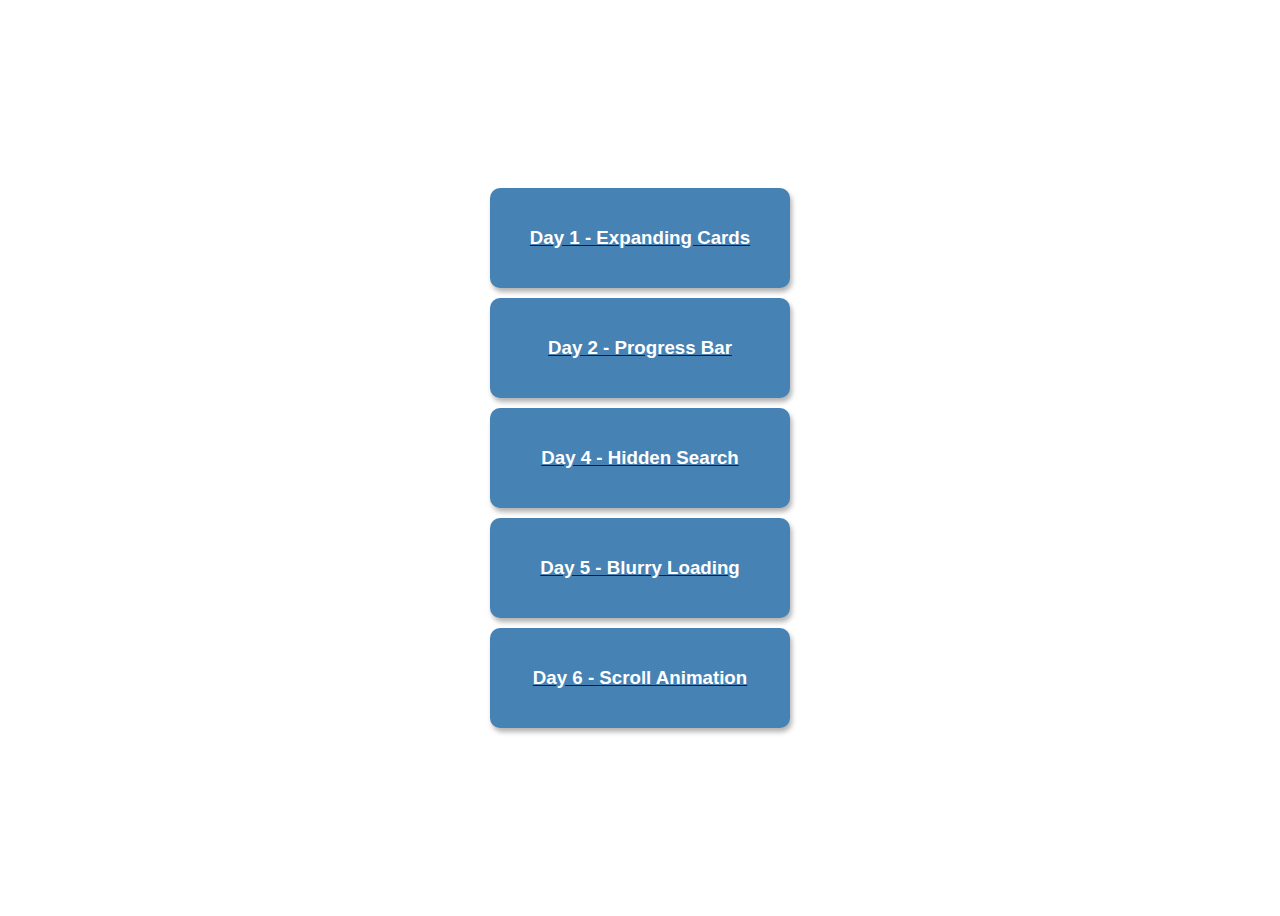
<file: index.html>
<!DOCTYPE html>
<html lang="en">
<head>
    <meta charset="UTF-8">
    <meta name="viewport" content="width-device-width, initial-scale=1.0">
    <link rel="stylesheet" href="style.css">
    <title>Basic Web Programming</title>
</head>
<body>
    <div class="items">

        <a href="./ExpandingCards/ExpandingCards.html">
            <div class="item">
                <h3>Day 1 - Expanding Cards</h3>
            </div>
        </a>

        <a href="./ProgressBar/progressBar.html">
            <div class="item">
                <h3>Day 2 - Progress Bar</h3>
            </div>
        </a>

        <a href="./HiddenSearch/hiddenSearch.html">
            <div class="item">
                <h3>Day 4 - Hidden Search</h3>
            </div>
        </a>
        
        <a href="./BlurryLoading/blurryLoading.html">
            <div class="item">
                <h3>Day 5 - Blurry Loading</h3>
            </div>
        </a>
        
        <a href="./ScrollAnimation/scrollAnimation.html">
            <div class="item">
                <h3>Day 6 - Scroll Animation</h3>
            </div>
        </a>
    </div>
</body>
</file>
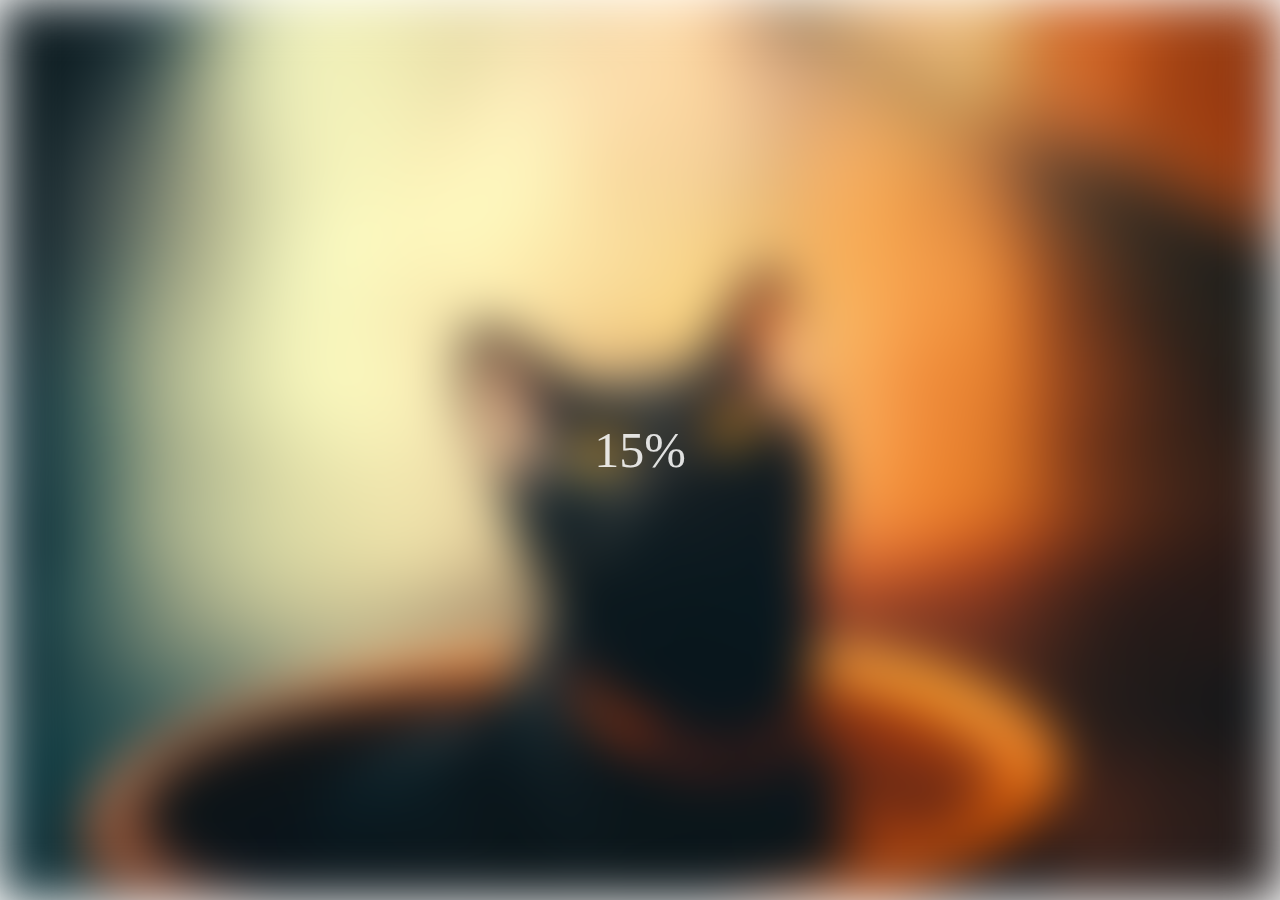
<file: BlurryLoading/blurryLoading.html>
<!DOCTYPE html>
<html lang="en">
<head>
    <meta charset="UTF-8">
    <meta name="viewport" content="width-device-width, initial-scale=1.0">
    <link rel="stylesheet" href="blurryLoading.css">
    <title>Blurry Loading</title>
</head>
<body>
    <section class="bg"></section>
    <div class="loading-text">0%</div>
    <script src="blurryLoading.js"></script>
</body>
</file>
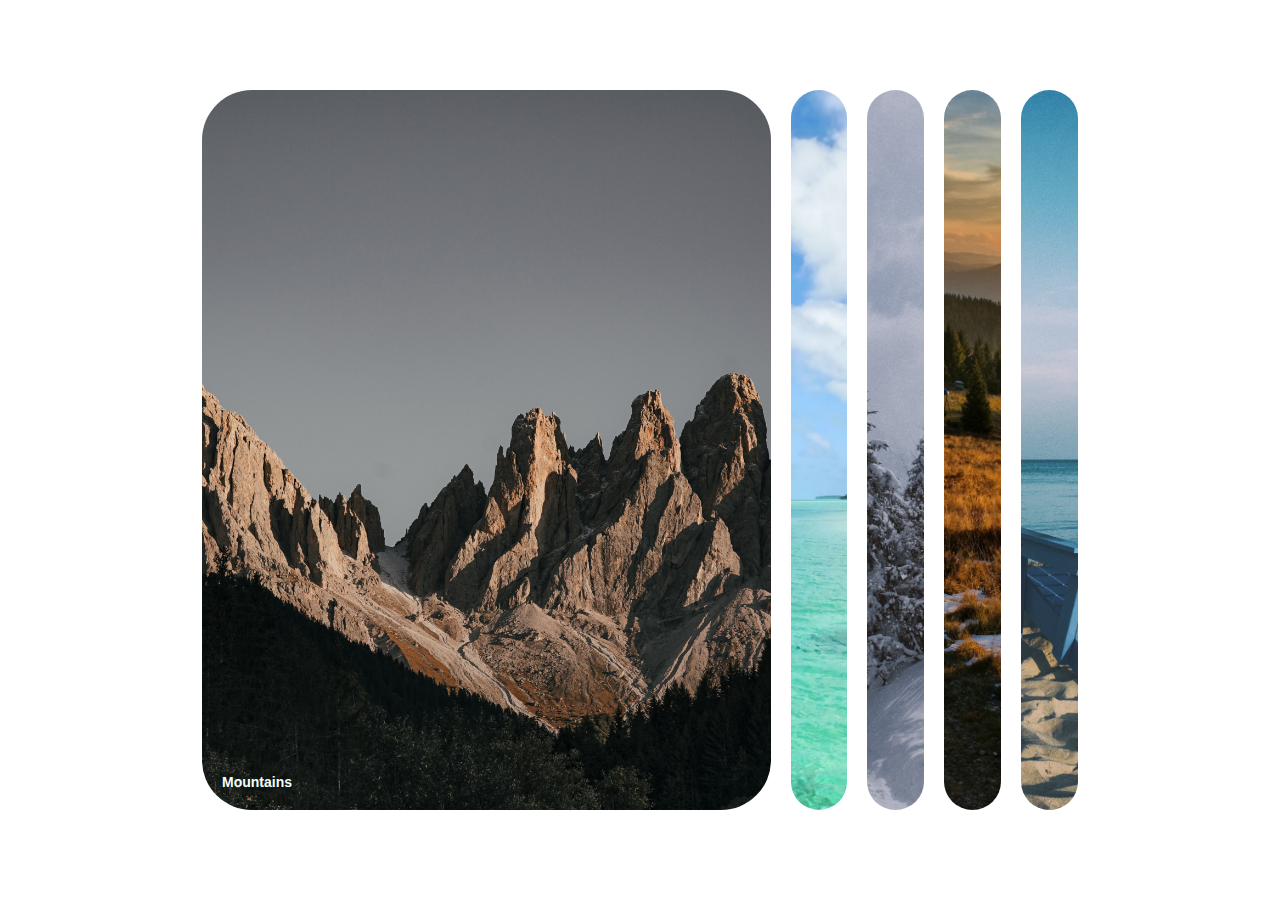
<file: ExpandingCards/ExpandingCards.html>
<!DOCTYPE html>
<html lang="en">
<head>
    <meta charset="UTF-8">
    <meta name="viewport" content="width-device-width, initial-scale=1.0">
    <link rel="stylesheet" href="ExpandingCards.css">
    <title>Expanding Cards</title>
</head>
<body>
    <div class="container">
        <div class="panel active" style="background-image: url('../Media/ExpandingCardsPicture1.jpg');">
            <h3>Mountains</h3>
        </div>
        <div class="panel" style="background-image: url('../Media/ExpandingCardsPicture2.jpg');">
            <h3>Beach</h3>
        </div>
        <div class="panel" style="background-image: url('../Media/ExpandingCardsPicture3.jpg');">
            <h3>Apls</h3>
        </div>
        <div class="panel" style="background-image: url('../Media/ExpandingCardsPicture4.jpg');">
            <h3>Valley</h3>
        </div>
        <div class="panel" style="background-image: url('../Media/ExpandingCardsPicture5.jpg');">
            <h3>Relax</h3>
        </div>
    </div>

    <script src="ExpandingCards.js"></script>
</body>
</file>
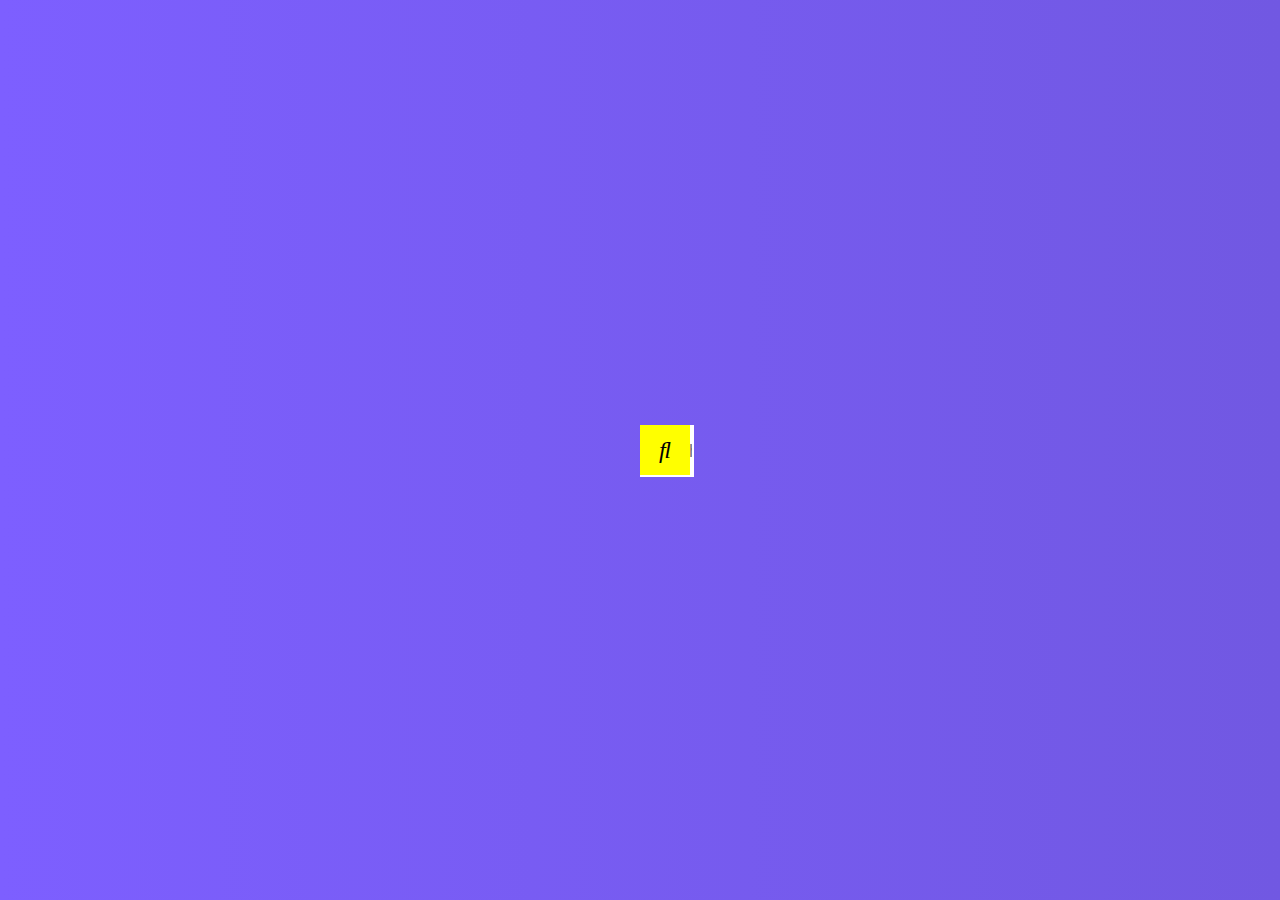
<file: HiddenSearch/hiddenSearch.html>
<!DOCTYPE html>
<html lang="en">
<head>
    <meta charset="UTF-8">
    <meta name="viewport" content="width-device-width, initial-scale=1.0">
    <link rel="stylesheet" href="http://cdnjs.cloudflare.com/ajax/libs/font-awesome/4.7.0/css/font-awesome.min.css">
    <link rel="stylesheet" href="hiddenSearch.css">
    <title>Hidden Search</title>
</head>
<body>
    <div class="search">
        <input type="text" class="input" placeholder="Search...">
        <button class="btn">
            <i class="fas fa-search"></i>
        </button>
    </div> 
    <script src="hiddenSearch.js"></script>
</body>
</file>
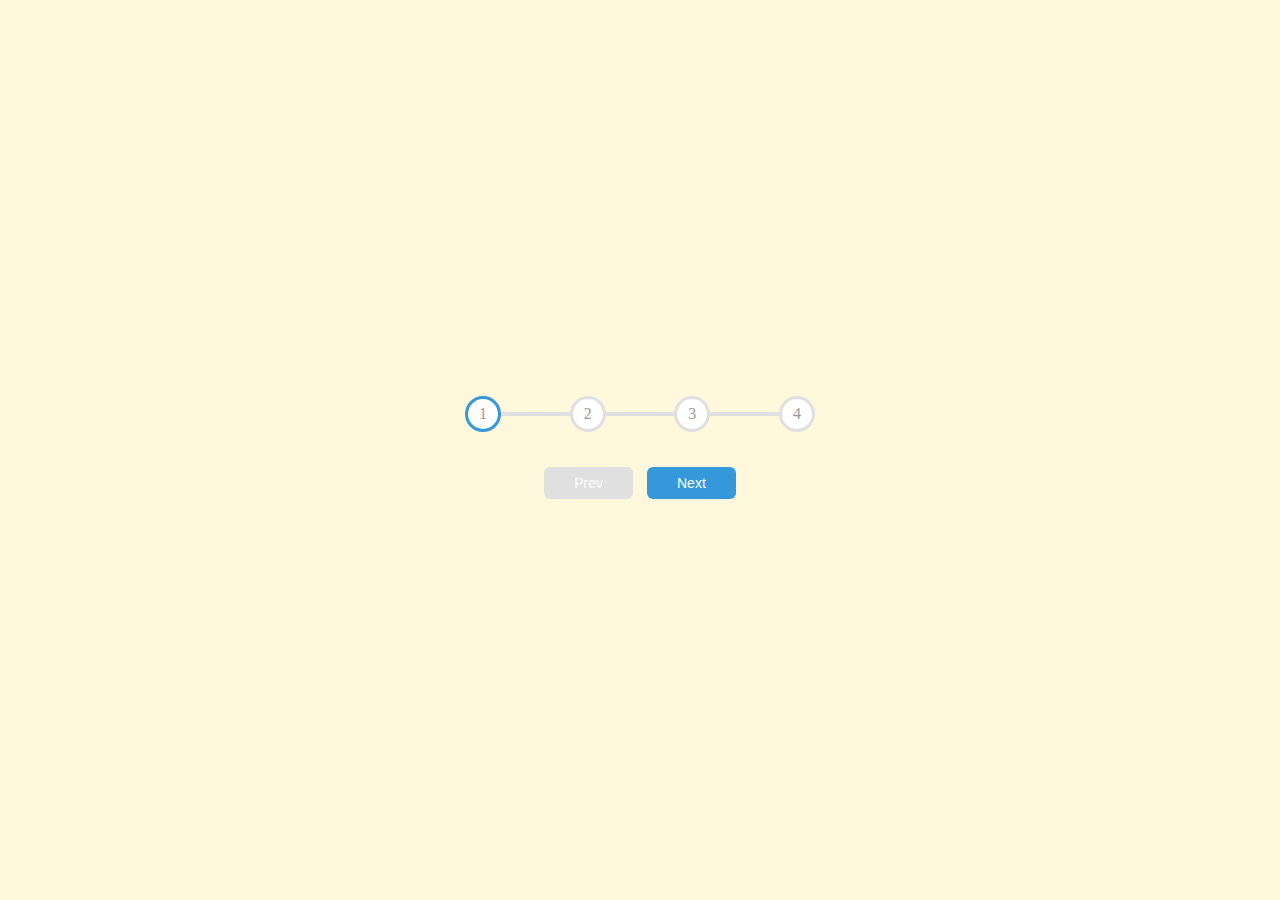
<file: ProgressBar/progressBar.html>
<!DOCTYPE html>
<html lang="en">
<head>
    <meta charset="UTF-8">
    <meta name="viewport" content="width-device-width, initial-scale=1.0">
    <link rel="stylesheet" href="progressBar.css">
    <title>Progress Bar</title>
</head>
<body>
    <div class="container">
        <div class="progress-container">
            <div class="progress" id="progress"></div>
            <div class="circle active">1</div>
            <div class="circle">2</div>
            <div class="circle">3</div>
            <div class="circle">4</div>
        </div>
        <button class="btn" id="prev" disabled>Prev</button>
        <button class="btn" id="next">Next</button>
    </div>
    <script src="progressBar.js"></script>
</body>
</file>
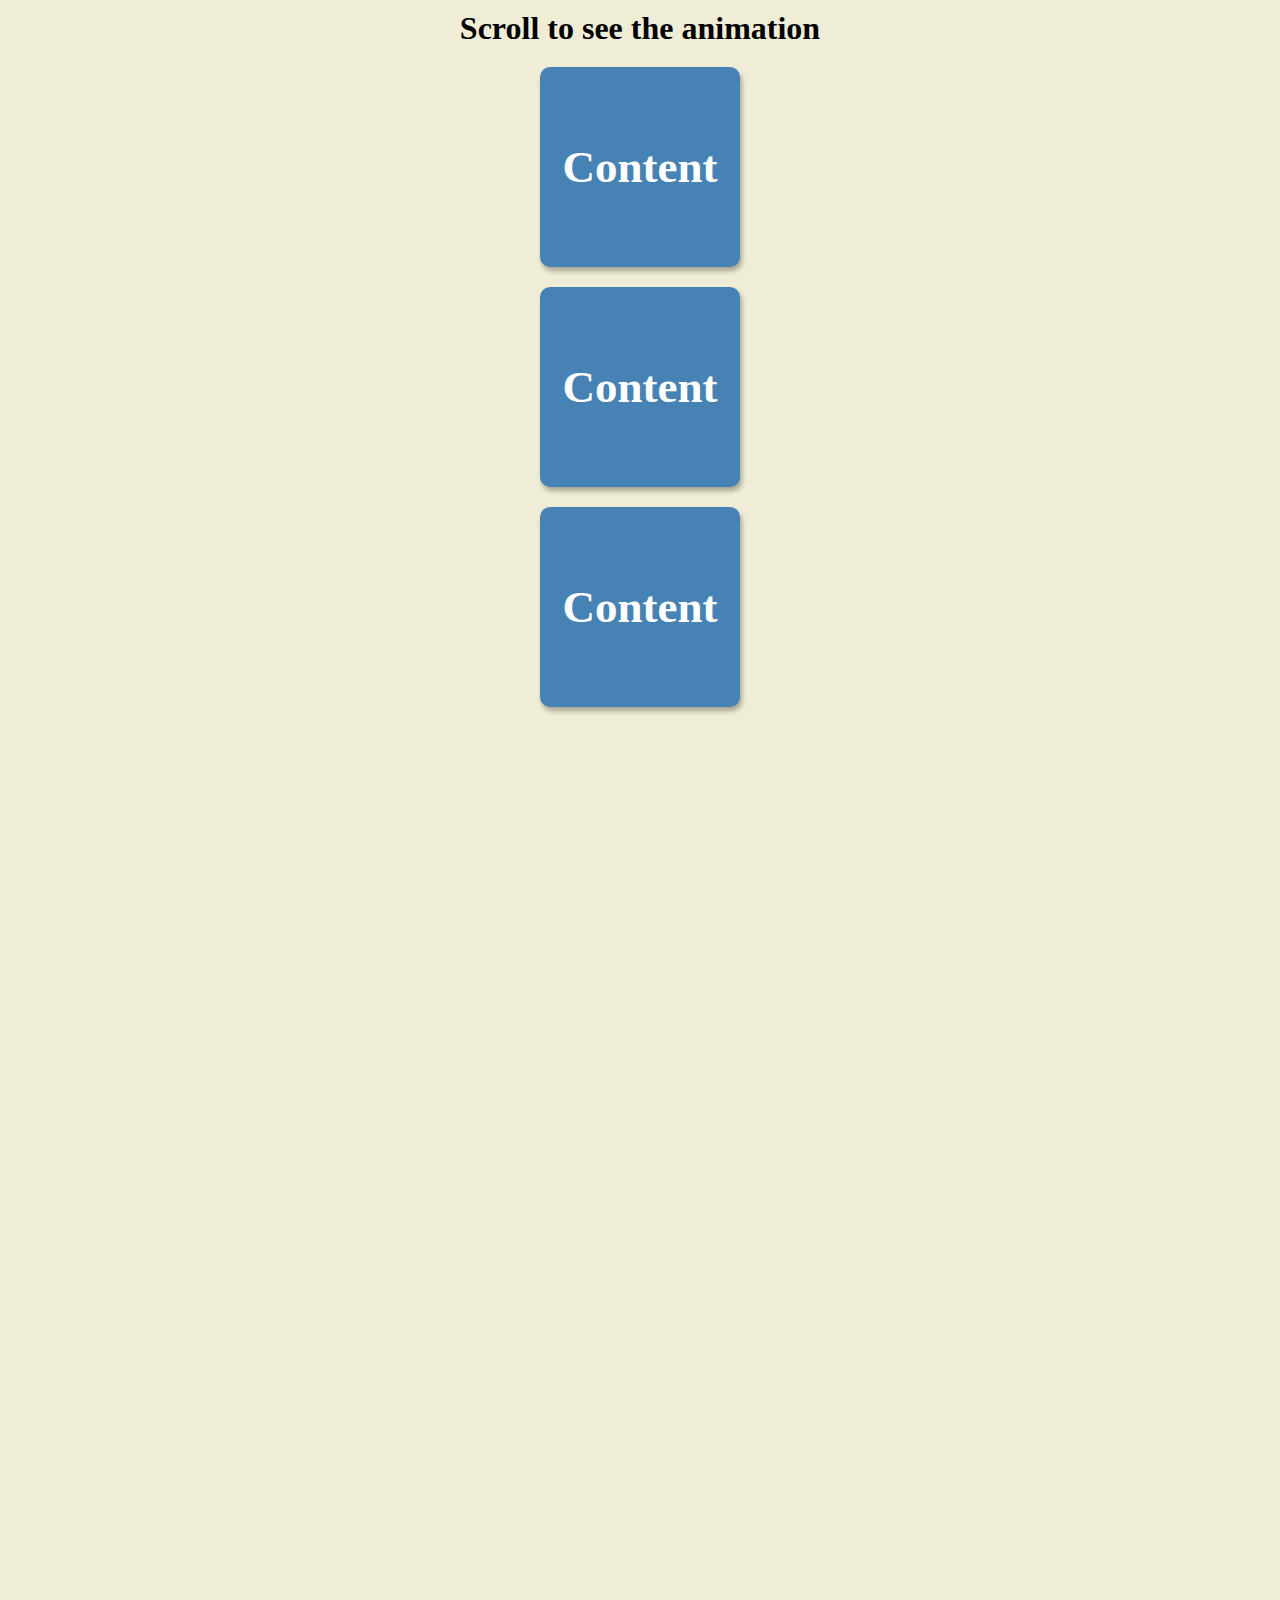
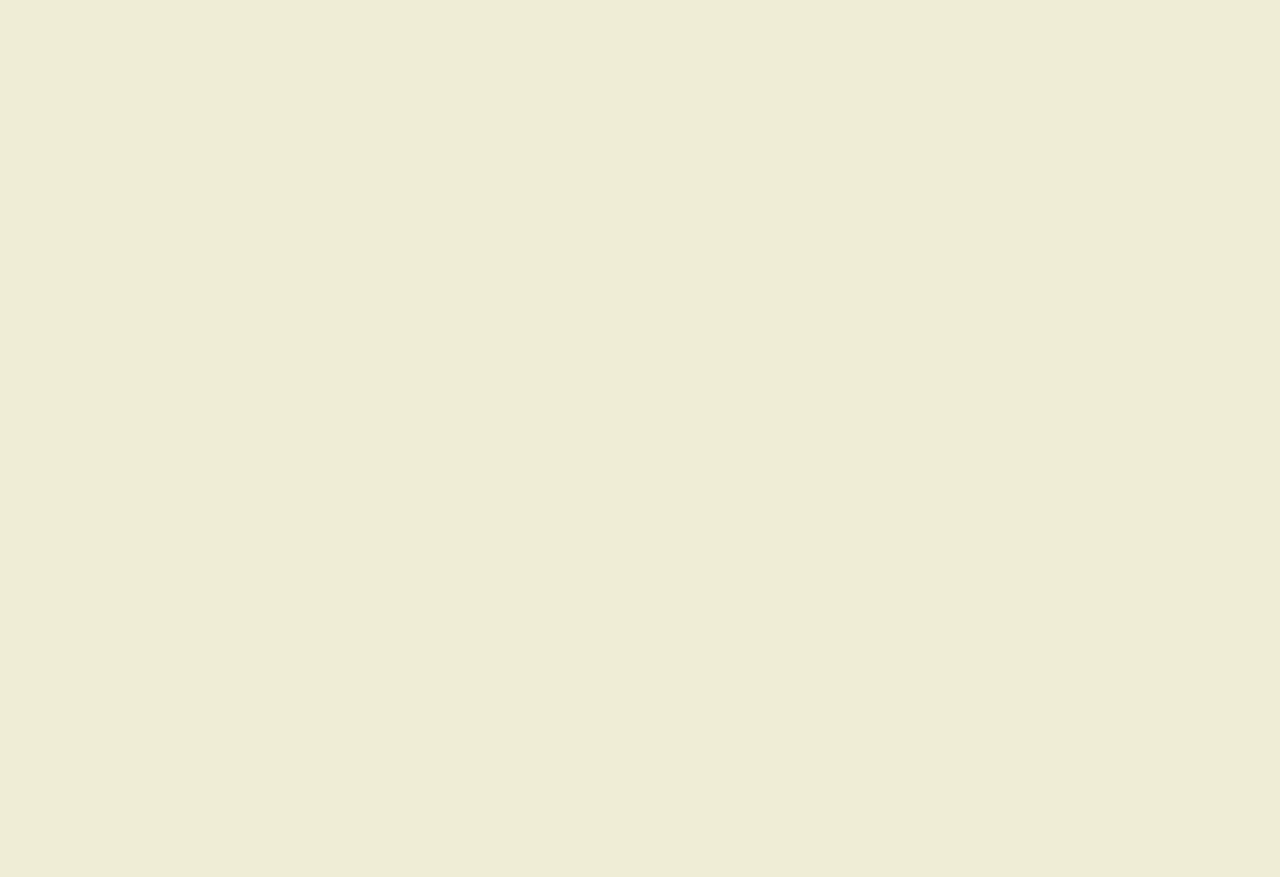
<file: ScrollAnimation/scrollAnimation.html>
<!DOCTYPE html>
<html lang="en">
<head>
    <meta charset="UTF-8">
    <meta name="viewport" content="width-device-width, initial-scale=1.0">
    <link rel="stylesheet" href="scrollAnimation.css">
    <title>Scroll Animation</title>
</head>
<body>
    <h1>Scroll to see the animation</h1>
    <div class="box"><h2>Content</h2></div>
    <div class="box"><h2>Content</h2></div>
    <div class="box"><h2>Content</h2></div>
    <div class="box"><h2>Content</h2></div>
    <div class="box"><h2>Content</h2></div>
    <div class="box"><h2>Content</h2></div>
    <div class="box"><h2>Content</h2></div>
    <div class="box"><h2>Content</h2></div>
    <div class="box"><h2>Content</h2></div>
    <div class="box"><h2>Content</h2></div>
    <div class="box"><h2>Content</h2></div>
    <script src="scrollAnimation.js"></script>
</body>
</file>
<file: style.css>
body {
    font-family: sans-serif;
    display: flex;
    flex-direction: column;
    align-items: center;
    justify-content: center;
    height: 100vh;
    margin: 5;
}

/*.items{
    display: grid;
    width: 100vw;
    grid-template-columns: 400px 1fr;
    align-items: start;
    justify-content: space-between;
}*/

.item{
    background-color: steelblue;
    color: white;
    text-decoration: none;
    display:flex;
    align-items: center;
    justify-content: center;
    width: 300px;;
    height: 100px;
    margin: 10px;
    border-radius: 10px;
    box-shadow: 2px 4px 5px rgba(0, 0,0, 0.3);
}
</file>
<file: BlurryLoading/blurryLoading.css>
body {
    display: flex;
    align-items: center;
    justify-content: center;
    height: 100vh;
    overflow: hidden;
    margin: 0;
}

.bg {
    background: url("../Media/BlurryLoadingPicture1.jpg") no-repeat center center/cover;
    position: absolute;
    top:0;
    left: 0;
    width: 100vw;
    height: 100vh;
    z-index: -1; /*behind the loading sign*/
    filter: blur(0px);
}

.loading-text {
     font-size: 50px;
     color: white;
}
</file>
<file: ExpandingCards/ExpandingCards.css>
body {
    font-family: sans-serif;
    display: flex;
    align-items: center;
    justify-content: center;
    height: 100vh;
    overflow: hidden;
    margin: 0;
}

.container{
    display: flex;
    width: 70vw;
}

.panel{
    background-size: auto 100%;
    background-position:center;
    background-repeat: no-repeat;
    height: 80vh;
    border-radius: 50px;
    color: azure;
    cursor: pointer;
    flex: 0.5;
    margin: 10px;
    position: relative;
    transition: flex 0.7s ease-in;
}

.panel h3 {
    font-size: 14px;
    position: absolute;
    bottom: 20px;
    left: 20px;
    margin: 0;
    opacity: 0;
}

.panel.active{
    flex: 5;
}

.panel.active h3 {
    opacity: 1;
    transition: opacity 0.3s ease-in 0.4s;
}

@media(max-width: 480px){
    .container{
        width: 100vw;
    }
    .panel:nth-of-type(4),
    .panel:nth-of-type(5){
        display: none;
    }
}
</file>
<file: HiddenSearch/hiddenSearch.css>
body {
    background-image: linear-gradient(90deg, #7d5fff, #7158e2);
    display: flex;
    flex-direction: column;
    align-items: center;
    justify-content: center;
    height: 100vh;
    overflow: hidden;
    margin: 0;
}

.search{
    position: relative;
    height: 50px; 
}

.search .input{
    background-color: white;
    border: 0;
    position: absolute;
    font-size: 18px;
    height: 50px;
    width: 50px;
    transition: width 0.3s ease;
}

.btn{
    background-color: yellow;
    border: 0;
    cursor: pointer;
    font-size: 24px;
    position: absolute;
    top: 0;
    left: 0;
    height: 50px;
    width: 50px;
    transition: transform 0.3s ease;
}

.btn.focus, .input.focus{
    outline: none;
}

.search.active .input{
    width: 200px;
}

.search.active .btn{
    transform: translateX(202px);
}
</file>
<file: ProgressBar/progressBar.css>
body {
    background-color:cornsilk;
    display:flex;
    align-items: center;
    justify-content: center;
    height: 100vh;
    overflow: hidden;
    margin: 0;
}

.container {
    text-align: center;
}

.progress-container {
    display: flex;
    justify-content: space-between;
    position: relative;
    margin-bottom: 30px;
    max-width: 100%;
    width: 350px;
}

.progress-container::before {
    content: ''; /*Needs to be present for ::before selector*/
    background-color: #e0e0e0;
    position: absolute;
    top: 50%;
    left: 0;
    transform:translateY(-50%);
    height: 4px;
    width: 100%;
    z-index: -1; /*To ensure it is beind the numbers */
    transition: .4s ease;
}
.progress {
     background-color: #3498db;
     position: absolute;
     top: 50%;
     left: 0;
     transform:translateY(-50%);
     height: 4px;
     width: 0%;
     z-index: -1; /*To ensure it is beind the numbers */
     transition: .4s ease;
}

.circle {
    background-color: #ffffff;
    color: #999; /*difference between background color and color? */
    border-radius: 50%;
    height: 30px;
    width: 30px;
    display: flex;
    align-items: center;
    justify-content: center;
    border: 3px solid #e0e0e0;
    transition: .4s ease;
}

.circle.active{
    border-color: #3498db;
}

.btn {
    background-color: #3498db;
    color: white;
    border:0; 
    border-radius: 6px;
    cursor: pointer;
    padding: 8px 30px;
    margin: 5px;
    font-size: 14px;
}

.btn:active{
    transform: scale(0.98);
}

.btn:focus{
    outline: 0;
}

.btn:disabled{
    background-color: #e0e0e0;
    cursor:not-allowed;
}
</file>
<file: ScrollAnimation/scrollAnimation.css>
body {
    background-color: #efedd6;
    display:flex;
    flex-direction: column;
    align-items: center;
    justify-content: center;
    margin: 0;
}

h1{
    margin: 10px;
}

.box {
    background-color: steelblue;
    color: white;
    display:flex;
    align-items: center;
    justify-content: center;
    width: 200px;;
    height: 200px;
    margin: 10px;
    border-radius: 10px;
    box-shadow: 2px 4px 5px rgba(0, 0,0, 0.3);
    transform: translateX(400%);
    transition: transform 0.4s ease;
}

.box:nth-of-type(even){
    transform: translateX(-400%);
}

.box.show{
    transform: translateX(0);
}

.box h2{
    font-size: 45px;
}
</file>
